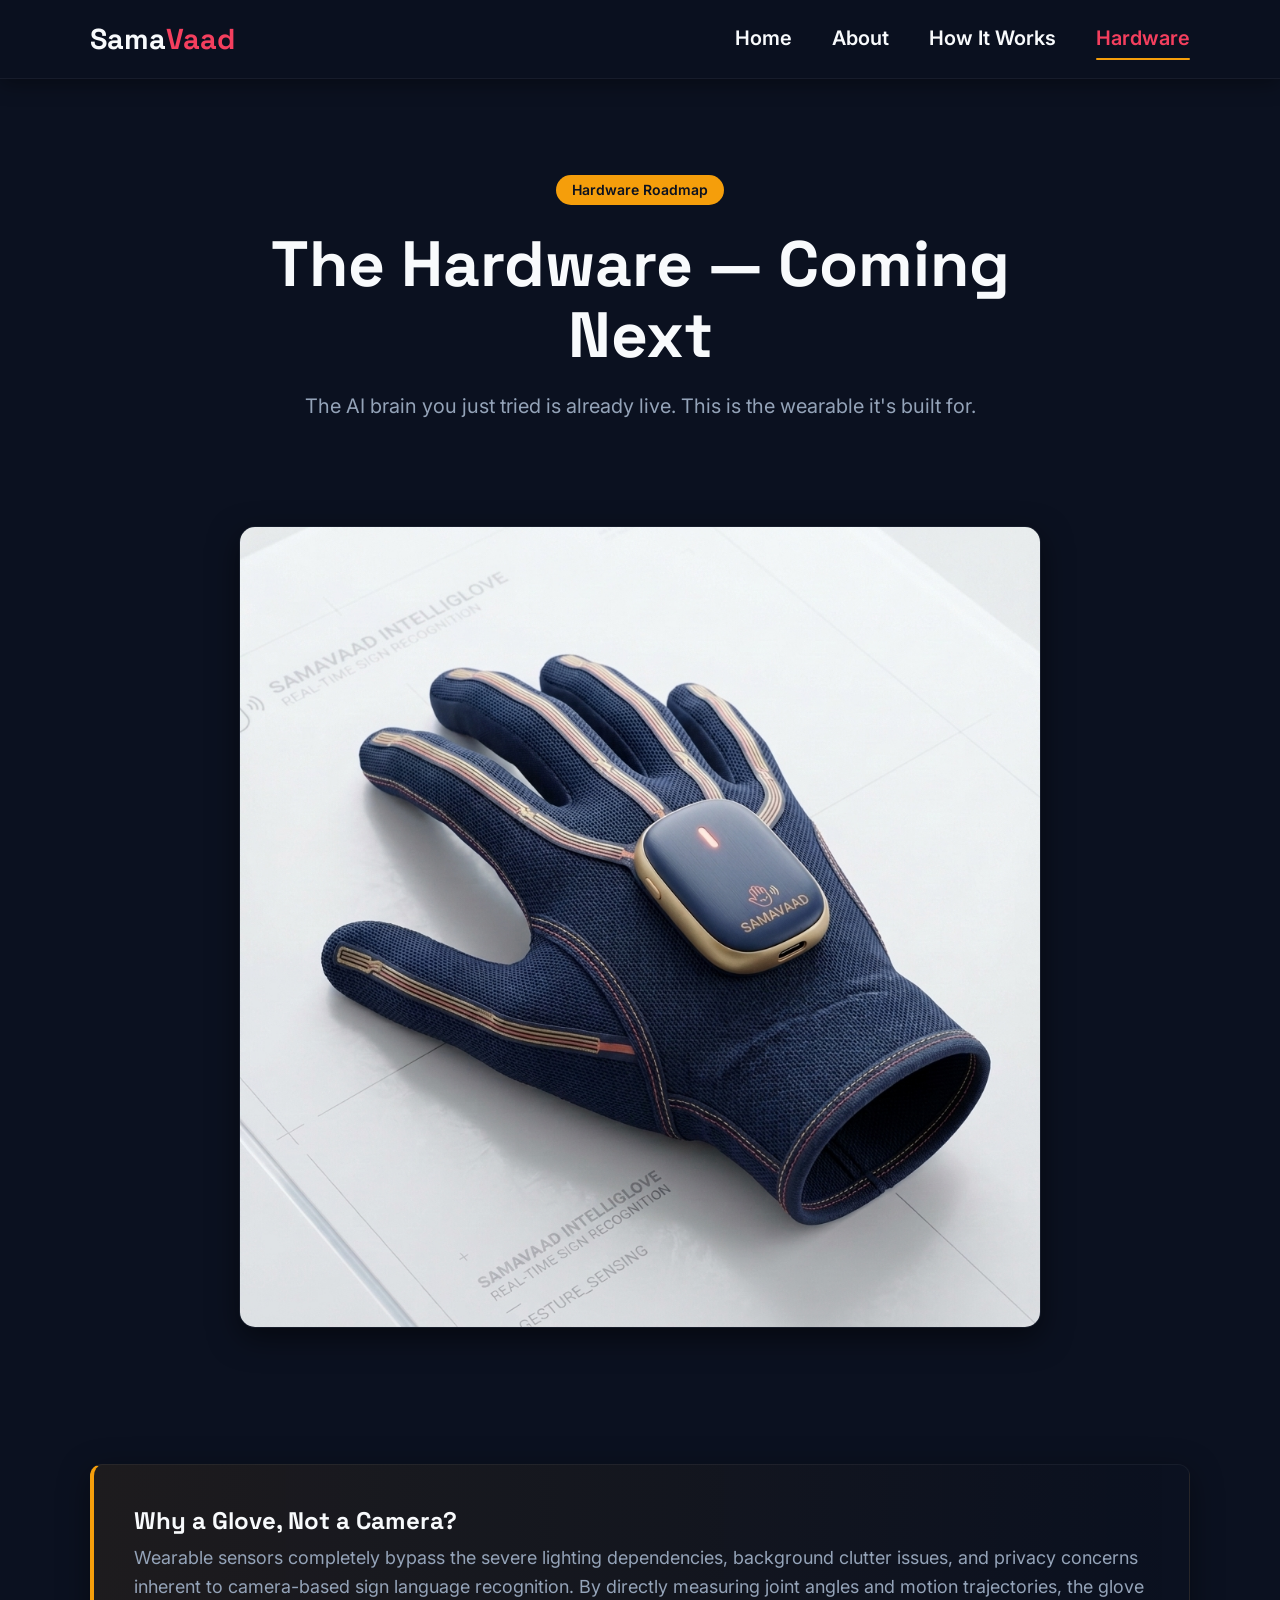
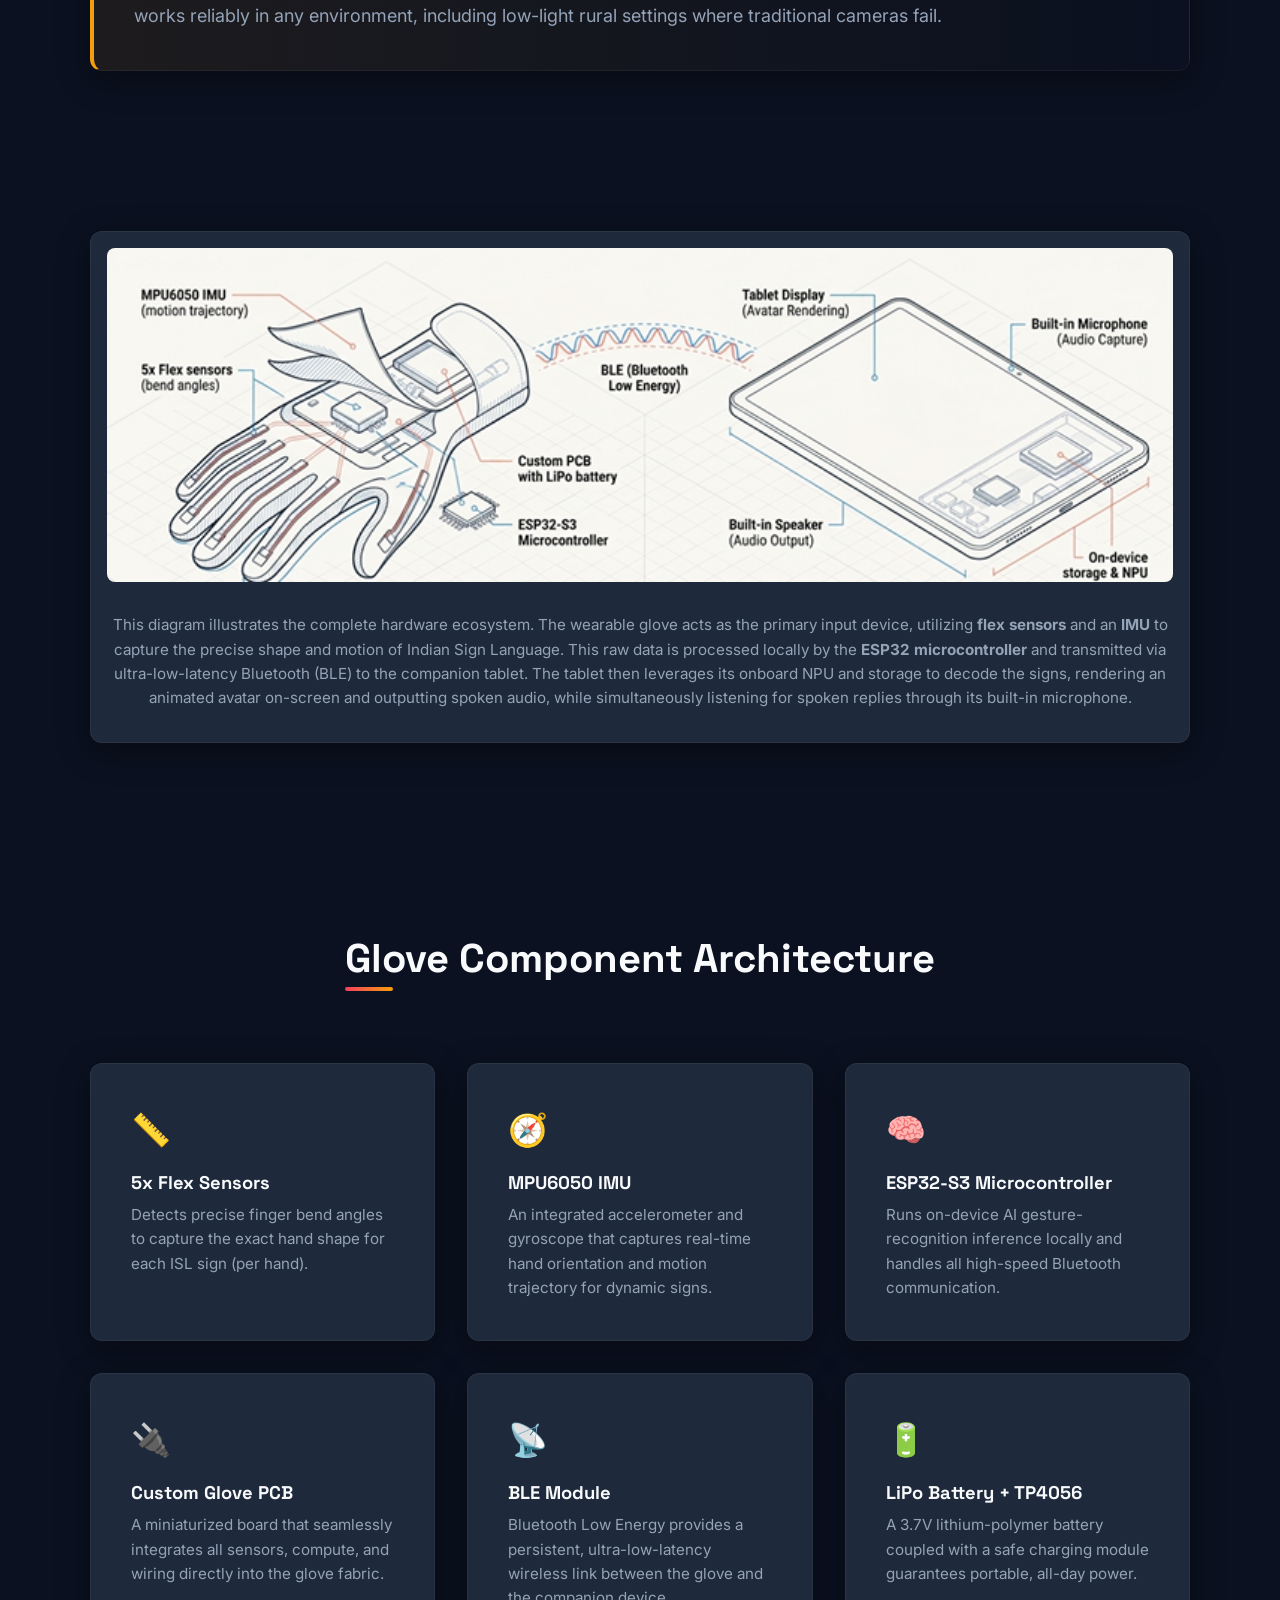
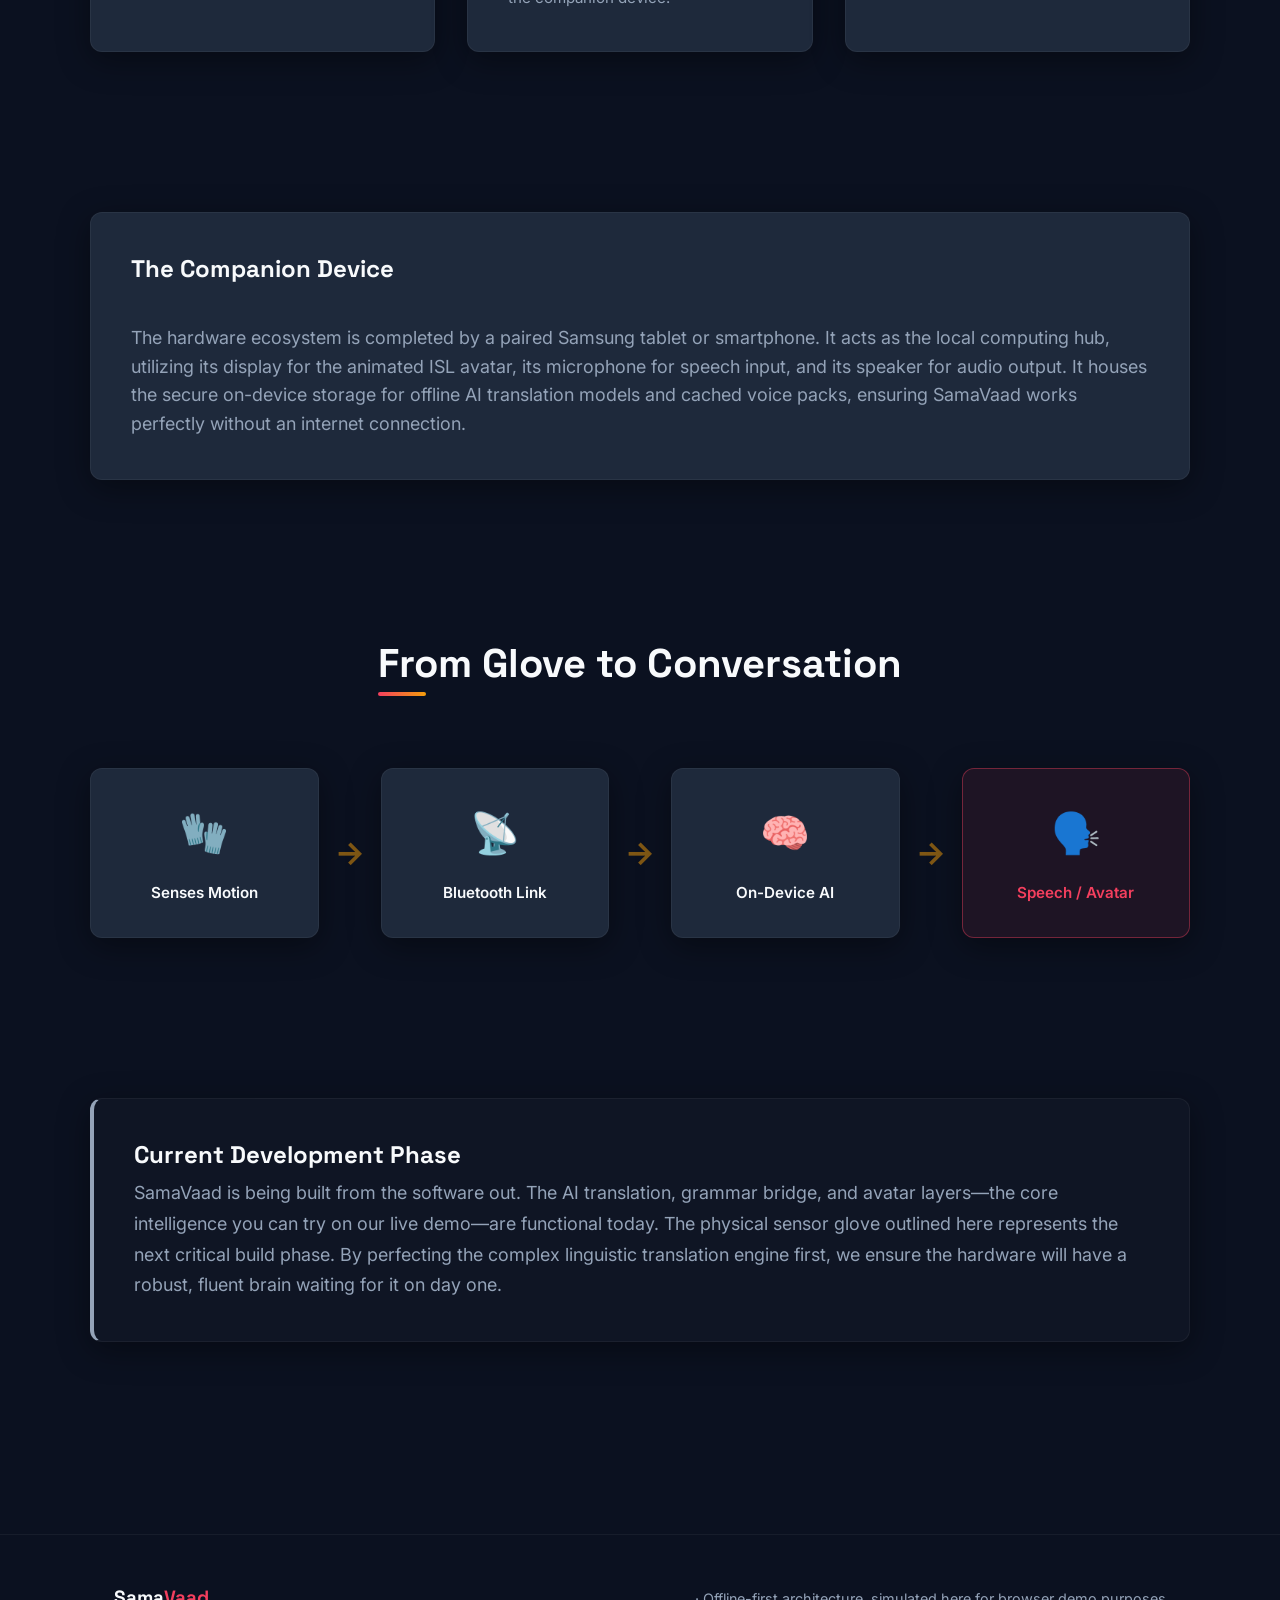
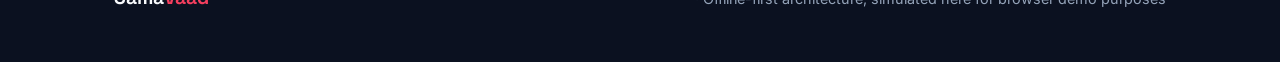
<file: hardware.html>
<!DOCTYPE html>
<html lang="en">
<head>
    <meta charset="UTF-8">
    <meta name="viewport" content="width=device-width, initial-scale=1.0">
    
    <link rel="stylesheet" href="style.css">
    <link rel="preconnect" href="https://fonts.googleapis.com">
    <link rel="preconnect" href="https://fonts.gstatic.com" crossorigin>
    <link href="https://fonts.googleapis.com/css2?family=Inter:wght@400;500;600&family=Space+Grotesk:wght@500;700&display=swap" rel="stylesheet">

    <title>SamaVaad &mdash; Hardware | The Wearable Device</title>
    <meta name="description" content="SamaVaad is an offline-first AI communication bridge seamlessly translating between Indian Sign Language and regional spoken languages in real time.">
    <link rel="icon" href="data:image/svg+xml,<svg xmlns=%22http://www.w3.org/2000/svg%22 viewBox=%220 0 100 100%22><text y=%22.9em%22 font-size=%2290%22>🤟</text></svg>">
</head>
<body>
    <nav class="navbar">
        <div class="nav-container">
            <a href="index.html" class="nav-logo serif">Sama<span class="vaad">Vaad</span></a>
            <button class="menu-toggle" aria-label="Toggle menu" onclick="this.classList.toggle('open'); document.getElementById('navMenu').classList.toggle('open');">
                <span></span>
                <span></span>
                <span></span>
            </button>
            <div id="navMenu" class="nav-links">
                <a href="index.html" class="">Home</a>
                <a href="about.html" class="">About</a>
                <a href="how-it-works.html" class="">How It Works</a>
                <a href="hardware.html" class="active">Hardware</a>
            </div>
        </div>
    </nav>

    <main>
        <!-- Hero Area -->
        <header class="section" style="text-align: center; padding: 6rem 1.5rem 4rem;">
            <div class="container">
                <span class="pill pill-gold" style="margin-bottom: 1.5rem;">Hardware Roadmap</span>
                <h1 class="text-hero animate-on-scroll">The Hardware &mdash; Coming Next</h1>
                <p class="subtitle" style="margin-inline: auto;">The AI brain you just tried is already live. This is the wearable it's built for.</p>
            </div>
        </header>

        
        <!-- Smart Glove Render -->
        <section class="section container" style="padding-top: 0;">
            <div class="animate-on-scroll" style="text-align: center; margin-bottom: 3rem;">
                <img src="images/smart_glove_render.jpg" alt="3D Render of SamaVaad Smart Glove" style="width: 100%; max-width: 800px; height: auto; border-radius: 16px; box-shadow: 0 10px 30px rgba(0,0,0,0.5); border: 1px solid rgba(255,255,255,0.05);">
            </div>
        </section>

        <!-- Why a Glove, Not a Camera -->
        <section class="section container" style="padding-top: 0;">
            <div class="card animate-on-scroll" style="border-left: 4px solid var(--gold-500); background: linear-gradient(90deg, rgba(245, 158, 11, 0.08) 0%, rgba(30, 41, 59, 0) 100%);">
                <h3 class="text-h3" style="margin-bottom: 0.5rem;">Why a Glove, Not a Camera?</h3>
                <p class="text-body" style="color: var(--text-muted); margin: 0;">Wearable sensors completely bypass the severe lighting dependencies, background clutter issues, and privacy concerns inherent to camera-based sign language recognition. By directly measuring joint angles and motion trajectories, the glove works reliably in any environment, including low-light rural settings where traditional cameras fail.</p>
            </div>
        </section>

        
        <!-- System Architecture Image -->
        <section class="section container">
            <div class="card animate-on-scroll" style="padding: 1rem; margin-bottom: 2rem;">
                <img src="images/system_architecture.png" alt="SamaVaad Glove Architecture Diagram" style="width: 100%; height: auto; border-radius: 8px;">
                <p class="text-body" style="color: var(--text-muted); margin-top: 1.5rem; text-align: center; font-size: 0.95rem;">
                    This diagram illustrates the complete hardware ecosystem. The wearable glove acts as the primary input device, utilizing <strong>flex sensors</strong> and an <strong>IMU</strong> to capture the precise shape and motion of Indian Sign Language. This raw data is processed locally by the <strong>ESP32 microcontroller</strong> and transmitted via ultra-low-latency Bluetooth (BLE) to the companion tablet. The tablet then leverages its onboard NPU and storage to decode the signs, rendering an animated avatar on-screen and outputting spoken audio, while simultaneously listening for spoken replies through its built-in microphone.
                </p>
            </div>
        </section>

        <!-- Glove Component Architecture -->
        <section class="section container">
            <div style="text-align: center; margin-bottom: 3rem;">
                <h2 class="text-h2 heading-accent animate-on-scroll">Glove Component Architecture</h2>
            </div>
            <div style="display: grid; grid-template-columns: repeat(auto-fit, minmax(min(100%, 280px), 1fr)); gap: 2rem;">
                
                <div class="card animate-on-scroll">
                    <div style="font-size: 2rem; margin-bottom: 1rem;">📏</div>
                    <h4 class="text-h3" style="font-size: 1.15rem; margin-bottom: 0.5rem;">5x Flex Sensors</h4>
                    <p class="text-body" style="color: var(--text-muted); font-size: 0.95rem; margin: 0;">Detects precise finger bend angles to capture the exact hand shape for each ISL sign (per hand).</p>
                </div>
                
                <div class="card animate-on-scroll">
                    <div style="font-size: 2rem; margin-bottom: 1rem;">🧭</div>
                    <h4 class="text-h3" style="font-size: 1.15rem; margin-bottom: 0.5rem;">MPU6050 IMU</h4>
                    <p class="text-body" style="color: var(--text-muted); font-size: 0.95rem; margin: 0;">An integrated accelerometer and gyroscope that captures real-time hand orientation and motion trajectory for dynamic signs.</p>
                </div>
                
                <div class="card animate-on-scroll">
                    <div style="font-size: 2rem; margin-bottom: 1rem;">🧠</div>
                    <h4 class="text-h3" style="font-size: 1.15rem; margin-bottom: 0.5rem;">ESP32-S3 Microcontroller</h4>
                    <p class="text-body" style="color: var(--text-muted); font-size: 0.95rem; margin: 0;">Runs on-device AI gesture-recognition inference locally and handles all high-speed Bluetooth communication.</p>
                </div>
                
                <div class="card animate-on-scroll">
                    <div style="font-size: 2rem; margin-bottom: 1rem;">🔌</div>
                    <h4 class="text-h3" style="font-size: 1.15rem; margin-bottom: 0.5rem;">Custom Glove PCB</h4>
                    <p class="text-body" style="color: var(--text-muted); font-size: 0.95rem; margin: 0;">A miniaturized board that seamlessly integrates all sensors, compute, and wiring directly into the glove fabric.</p>
                </div>
                
                <div class="card animate-on-scroll">
                    <div style="font-size: 2rem; margin-bottom: 1rem;">📡</div>
                    <h4 class="text-h3" style="font-size: 1.15rem; margin-bottom: 0.5rem;">BLE Module</h4>
                    <p class="text-body" style="color: var(--text-muted); font-size: 0.95rem; margin: 0;">Bluetooth Low Energy provides a persistent, ultra-low-latency wireless link between the glove and the companion device.</p>
                </div>
                
                <div class="card animate-on-scroll">
                    <div style="font-size: 2rem; margin-bottom: 1rem;">🔋</div>
                    <h4 class="text-h3" style="font-size: 1.15rem; margin-bottom: 0.5rem;">LiPo Battery + TP4056</h4>
                    <p class="text-body" style="color: var(--text-muted); font-size: 0.95rem; margin: 0;">A 3.7V lithium-polymer battery coupled with a safe charging module guarantees portable, all-day power.</p>
                </div>

            </div>
        </section>

        <!-- Companion Device Section -->
        <section class="section container">
            <div class="card animate-on-scroll" style="display: flex; flex-direction: column; gap: 1rem;">
                <h3 class="text-h3">The Companion Device</h3>
                <p class="text-body" style="color: var(--text-muted); margin: 0;">The hardware ecosystem is completed by a paired Samsung tablet or smartphone. It acts as the local computing hub, utilizing its display for the animated ISL avatar, its microphone for speech input, and its speaker for audio output. It houses the secure on-device storage for offline AI translation models and cached voice packs, ensuring SamaVaad works perfectly without an internet connection.</p>
            </div>
        </section>

        <!-- Flow Diagram -->
        <section class="section container">
            <div style="text-align: center; margin-bottom: 3rem;">
                <h2 class="text-h2 heading-accent animate-on-scroll">From Glove to Conversation</h2>
            </div>
            <div style="display: flex; justify-content: space-between; flex-wrap: wrap; gap: 1rem; width: 100%; margin: 0 auto;">
                
                <div class="card animate-on-scroll" style="flex: 1; min-width: 130px; text-align: center; padding: 2rem 1rem;">
                    <div style="font-size: 2.5rem; margin-bottom: 1rem;">🧤</div>
                    <div style="font-size: 0.95rem; font-weight: 600; color: var(--text-primary);">Senses Motion</div>
                </div>
                
                <div style="display: flex; align-items: center; justify-content: center; color: var(--gold-500); font-size: 2rem; font-weight: 700; opacity: 0.5;">&rarr;</div>
                
                <div class="card animate-on-scroll" style="flex: 1; min-width: 130px; text-align: center; padding: 2rem 1rem;">
                    <div style="font-size: 2.5rem; margin-bottom: 1rem;">📡</div>
                    <div style="font-size: 0.95rem; font-weight: 600; color: var(--text-primary);">Bluetooth Link</div>
                </div>
                
                <div style="display: flex; align-items: center; justify-content: center; color: var(--gold-500); font-size: 2rem; font-weight: 700; opacity: 0.5;">&rarr;</div>
                
                <div class="card animate-on-scroll" style="flex: 1; min-width: 130px; text-align: center; padding: 2rem 1rem;">
                    <div style="font-size: 2.5rem; margin-bottom: 1rem;">🧠</div>
                    <div style="font-size: 0.95rem; font-weight: 600; color: var(--text-primary);">On-Device AI</div>
                </div>
                
                <div style="display: flex; align-items: center; justify-content: center; color: var(--gold-500); font-size: 2rem; font-weight: 700; opacity: 0.5;">&rarr;</div>
                
                <div class="card animate-on-scroll" style="flex: 1; min-width: 130px; text-align: center; padding: 2rem 1rem; border-color: rgba(244, 63, 94, 0.4); background: rgba(244, 63, 94, 0.08);">
                    <div style="font-size: 2.5rem; margin-bottom: 1rem;">🗣️</div>
                    <div style="font-size: 0.95rem; font-weight: 600; color: var(--coral-500);">Speech / Avatar</div>
                </div>
                
            </div>
        </section>

        <!-- Development Status Callout -->
        <section class="section container" style="padding-bottom: 8rem;">
            <div class="card animate-on-scroll" style="border-left: 4px solid var(--text-muted); background: rgba(255, 255, 255, 0.02);">
                <h3 class="text-h3" style="margin-bottom: 0.5rem; color: var(--text-primary);">Current Development Phase</h3>
                <p class="text-body" style="color: var(--text-muted); margin: 0; line-height: 1.7;">SamaVaad is being built from the software out. The AI translation, grammar bridge, and avatar layers&mdash;the core intelligence you can try on our live demo&mdash;are functional today. The physical sensor glove outlined here represents the next critical build phase. By perfecting the complex linguistic translation engine first, we ensure the hardware will have a robust, fluent brain waiting for it on day one.</p>
            </div>
        </section>
    </main>

    <footer class="site-footer">
        <div class="container footer-container">
            <div class="footer-logo serif">Sama<span class="vaad">Vaad</span></div>
            <div class="footer-text">&middot; Offline-first architecture, simulated here for browser demo purposes</div>
        </div>
    </footer>
    <script src="global.js"></script>
</body>
</html>
</file>
<file: style.css>
@import url('https://fonts.googleapis.com/css2?family=Inter:wght@400;500;600&family=Space+Grotesk:wght@500;700&display=swap');

:root {
  /* Color Tokens */
  --navy-950: #0B1120;
  --navy-800: #1E293B;
  --gold-500: #F59E0B;
  --coral-500: #F43F5E;
  --text-primary: #F8FAFC;
  --text-muted: #94A3B8;

  /* Legacy aliases to avoid breaking old CSS completely while transitioning */
  --ink: var(--navy-950);
  --paper: var(--text-primary);
  --white: #FFFFFF;
  --gold: var(--gold-500);
  --coral: var(--coral-500);
  --thread-blue: var(--text-muted);

  --max-width: 1100px;
  --radius: 12px;
}

/* Base Reset & Typography */
body {
  margin: 0;
  padding: 0;
  background-color: var(--navy-950);
  color: var(--text-primary);
  font-family: 'Inter', sans-serif;
  line-height: 1.6;
  font-size: 16px;
  display: flex;
  flex-direction: column;
  min-height: 100vh;
}

h1, h2, h3, h4, h5, h6, .serif, .title, .section-title {
  font-family: 'Space Grotesk', sans-serif;
  font-weight: 700;
  color: var(--text-primary);
  margin-top: 0;
}

.text-hero { font-size: clamp(3rem, 5vw, 4rem); line-height: 1.1; margin-bottom: 1rem; }
.text-h2 { font-size: clamp(2rem, 4vw, 2.5rem); line-height: 1.2; }
.text-h3 { font-size: clamp(1.375rem, 3vw, 1.5rem); line-height: 1.3; }
.text-body { font-size: 1.125rem; }

/* Layout & Spacing */
.container {
  max-width: var(--max-width);
  margin: 0 auto;
  padding: 0 1.5rem;
  width: 100%;
  box-sizing: border-box;
}

.section {
  padding: 5rem 0; /* 80px desktop */
}
@media (max-width: 640px) {
  .section { padding: 3rem 0; /* 48px mobile */ }
}

/* Reusable Components */
.card {
  background-color: var(--navy-800);
  border: 1px solid rgba(255, 255, 255, 0.05);
  border-radius: var(--radius);
  box-shadow: 0 8px 32px rgba(0, 0, 0, 0.4);
  padding: 2.5rem;
  box-sizing: border-box;
}

.pill, .tag, .badge {
  display: inline-flex;
  align-items: center;
  justify-content: center;
  background-color: rgba(255, 255, 255, 0.1);
  color: var(--text-primary);
  padding: 0.25rem 1rem;
  border-radius: 999px;
  font-size: 0.875rem;
  font-weight: 600;
  font-family: 'Inter', sans-serif;
}
.pill-coral, .coral-badge { background-color: var(--coral-500); color: white; }
.pill-gold, .gold-badge { background-color: var(--gold-500); color: var(--navy-950); }

.heading-accent {
  position: relative;
  display: inline-block;
  margin-bottom: 2rem;
}
.heading-accent::after {
  content: '';
  position: absolute;
  left: 0;
  bottom: -0.5rem;
  width: 3rem;
  height: 4px;
  background: linear-gradient(90deg, var(--coral-500), var(--gold-500));
  border-radius: 2px;
}

/* Buttons */
.btn, .primary-btn, .secondary-btn, .tab-btn {
  display: inline-flex;
  align-items: center;
  justify-content: center;
  padding: 0.75rem 1.5rem;
  border-radius: 0.5rem;
  font-weight: 600;
  font-family: 'Inter', sans-serif;
  font-size: 1rem;
  cursor: pointer;
  transition: all 0.2s ease;
  border: none;
  text-decoration: none;
}
.btn-primary, .primary-btn {
  background: linear-gradient(135deg, var(--coral-500), var(--gold-500));
  color: white;
  box-shadow: 0 4px 15px rgba(244, 63, 94, 0.3);
}
.btn-primary:hover, .primary-btn:not(:disabled):hover {
  transform: translateY(-2px);
  box-shadow: 0 6px 20px rgba(244, 63, 94, 0.4);
}
.btn-primary:disabled, .primary-btn:disabled {
  opacity: 0.5;
  cursor: not-allowed;
  transform: none;
  box-shadow: none;
}
.btn-secondary, .secondary-btn {
  background: transparent;
  border: 1px solid var(--text-muted);
  color: var(--text-primary);
}
.btn-secondary:hover, .secondary-btn:hover {
  border-color: var(--text-primary);
  background: rgba(255,255,255,0.05);
}

/* Navbar Updates */
.navbar {
  width: 100%;
  background-color: rgba(11, 17, 32, 0.85); /* navy-950 */
  border-bottom: 1px solid rgba(255, 255, 255, 0.05);
  position: sticky;
  top: 0;
  z-index: 100;
  backdrop-filter: blur(12px);
  box-shadow: 0 4px 20px rgba(0, 0, 0, 0.4);
}
.nav-container {
  max-width: var(--max-width);
  margin: 0 auto;
  padding: 1rem 1.5rem;
  display: flex;
  justify-content: space-between;
  align-items: center;
}
.nav-logo { font-size: 1.8rem; color: var(--text-primary); font-weight: 700; text-decoration: none; }
.nav-logo .vaad { color: var(--coral-500); }
.nav-links { display: flex; gap: 2.5rem; align-items: center; }
.nav-links a {
  color: var(--text-primary);
  text-decoration: none;
  font-size: 1.25rem;
  font-weight: 600;
  transition: color 0.2s;
}
.nav-links a:hover { color: var(--gold-500); }

/* Hero / Header */
header {
  text-align: center;
  padding: 6rem 1.5rem 4rem;
  max-width: 900px;
  margin: 0 auto;
}
.subtitle {
  font-size: 1.25rem;
  color: var(--text-muted);
  margin-bottom: 2.5rem;
  max-width: 700px;
  margin-inline: auto;
}
.flow-row {
  display: inline-flex;
  flex-wrap: wrap;
  justify-content: center;
  align-items: center;
  gap: 0.75rem;
  background: var(--navy-800);
  padding: 0.75rem 1.5rem;
  border-radius: 999px;
  border: 1px solid rgba(255,255,255,0.05);
  color: var(--text-primary);
  font-weight: 500;
}
.flow-row .arrow { color: var(--gold-500); }

/* Tab Nav */
.tab-nav {
  display: flex;
  flex-wrap: wrap;
  justify-content: center;
  gap: 0.5rem;
  background: rgba(255, 255, 255, 0.03);
  padding: 0.5rem;
  border-radius: 999px;
  margin: 0 auto 3rem;
  max-width: fit-content;
  border: 1px solid rgba(255,255,255,0.05);
}
.tab-btn {
  background: transparent;
  color: var(--text-muted);
  border-radius: 999px;
}
.tab-btn:hover { background: rgba(255,255,255,0.05); color: var(--text-primary); }
.tab-btn.active { background: var(--text-primary); color: var(--navy-950); font-weight: 700; }

/* Main Panels */
main {
  flex: 1;
  width: 100%;
  padding-bottom: 4rem;
}
.panel {
  display: none;
  opacity: 0;
  transform: translateY(10px);
}
.panel.active {
  display: block;
  animation: fadeUp 0.4s ease forwards;
}
@keyframes fadeUp {
  to { opacity: 1; transform: translateY(0); }
}

/* App Specific overrides inside panels */
.panel-header {
  display: flex;
  align-items: center;
  gap: 1rem;
  margin-bottom: 0.5rem;
}
.panel-header h2 { margin: 0; }
.panel-subtitle { color: var(--text-muted); margin-bottom: 2.5rem; }

/* Grid / Translation areas */
.sign-grid {
  display: grid;
  grid-template-columns: repeat(auto-fill, minmax(110px, 1fr));
  gap: 1rem;
  margin-bottom: 2.5rem;
}
.sign-btn {
  background: rgba(255,255,255,0.03);
  border: 1px solid rgba(255,255,255,0.1);
  border-radius: 0.75rem;
  padding: 1.25rem 1rem;
  color: var(--text-primary);
  display: flex;
  flex-direction: column;
  align-items: center;
  gap: 0.5rem;
  cursor: pointer;
  transition: all 0.2s;
  font-family: 'Inter', sans-serif;
}
.sign-btn:hover { background: rgba(255,255,255,0.08); transform: translateY(-2px); }
.sign-btn.selected {
  background: var(--coral-500);
  border-color: var(--coral-500);
}
.sign-label { font-weight: 700; font-size: 0.95rem; text-transform: uppercase; letter-spacing: 0.05em; }
.sign-sub { font-size: 0.75rem; opacity: 0.7; }

.translation-area {
  background: rgba(0,0,0,0.2);
  border-radius: var(--radius);
  padding: 2rem;
  border: 1px solid rgba(255,255,255,0.05);
}
.seq-row { display: flex; flex-wrap: wrap; gap: 0.75rem; margin-bottom: 1.5rem; min-height: 2.5rem; }
.chip {
  background: var(--navy-950);
  padding: 0.5rem 1rem;
  border-radius: 999px;
  font-size: 0.875rem;
  font-weight: 500;
  border: 1px solid rgba(255,255,255,0.1);
}

.output-box {
  background: var(--navy-950);
  border: 1px solid rgba(255,255,255,0.1);
  border-radius: 0.75rem;
  padding: 1.5rem;
  margin-bottom: 1.5rem;
}
.hindi-out {
  font-family: 'Space Grotesk', sans-serif;
  font-size: 2rem;
  color: var(--gold-500);
  min-height: 2.5rem;
}
.hindi-sub { color: var(--text-muted); font-size: 0.95rem; }

.action-buttons { display: flex; gap: 1rem; }

/* Mic Section */
.mic-section {
  display: flex;
  flex-direction: column;
  align-items: center;
  gap: 1.5rem;
  margin-bottom: 2.5rem;
  background: rgba(0,0,0,0.2);
  padding: 3rem;
  border-radius: var(--radius);
  border: 1px dashed rgba(255,255,255,0.2);
}
.mic-btn {
  width: 5rem;
  height: 5rem;
  border-radius: 50%;
  background: var(--coral-500);
  color: white;
  border: none;
  font-size: 2rem;
  cursor: pointer;
  display: flex;
  align-items: center;
  justify-content: center;
  transition: all 0.3s ease;
  box-shadow: 0 4px 20px rgba(244, 63, 94, 0.4);
}
.mic-btn:hover { transform: scale(1.05); }
.mic-btn.listening { animation: pulse 1.5s infinite; }
@keyframes pulse {
  0% { box-shadow: 0 0 0 0 rgba(244, 63, 94, 0.7); }
  70% { box-shadow: 0 0 0 20px rgba(244, 63, 94, 0); }
  100% { box-shadow: 0 0 0 0 rgba(244, 63, 94, 0); }
}
.transcript-box { min-height: 3rem; font-size: 1.25rem; font-style: italic; color: var(--text-primary); text-align: center; width: 100%; }
.avatar-stage { display: flex; justify-content: center; flex-wrap: wrap; gap: 1.5rem; padding: 1rem 0; }
.stick-avatar svg { width: 96px; height: 120px; background: var(--navy-950); border-radius: 0.5rem; border: 1px solid rgba(255,255,255,0.1); }

/* Camera Section */
.cam-container { display: flex; flex-direction: column; align-items: center; gap: 1.5rem; }
.cam-frame {
  position: relative;
  width: 100%;
  max-width: 100%;
aspect-ratio: 4/3;
  background: var(--navy-950);
  border-radius: 1rem;
  overflow: hidden;
  border: 4px solid rgba(255,255,255,0.1);
  box-shadow: 0 10px 30px rgba(0,0,0,0.5);
}
.cam-frame video { width: 100%; height: 100%; object-fit: contain; transform: scaleX(-1); }
.output-canvas { position: absolute; top: 0; left: 0; width: 100%; height: 100%; object-fit: contain; pointer-events: none; transform: scaleX(-1); }
.cam-overlay { position: absolute; top: 50%; left: 50%; transform: translate(-50%, -50%); color: rgba(255,255,255,0.5); font-weight: 700; text-transform: uppercase; letter-spacing: 0.1em; pointer-events: none; }
.scan-line { position: absolute; top: 0; left: 0; width: 100%; height: 4px; background: var(--gold-500); box-shadow: 0 0 15px 5px rgba(245, 158, 11, 0.4); opacity: 0; pointer-events: none; }
.cam-frame.scanning .scan-line { opacity: 1; animation: scanAnim 1.4s linear; }




/* Nav Link Active & Underline */
.nav-links a {
  position: relative;
  padding-bottom: 2px;
}
.nav-links a::after {
  content: '';
  position: absolute;
  left: 0;
  bottom: -4px;
  width: 0;
  height: 2px;
  background: var(--gold-500);
  transition: width 0.3s ease;
  border-radius: 2px;
}
.nav-links a.active {
  color: var(--coral-500);
}
.nav-links a.active::after, .nav-links a:hover::after {
  width: 100%;
}

/* Mobile Menu Toggle */
.menu-toggle {
  display: none;
  flex-direction: column;
  gap: 5px;
  background: none;
  border: none;
  cursor: pointer;
  padding: 0.5rem;
}
.menu-toggle span {
  width: 24px;
  height: 2px;
  background: var(--text-primary);
  transition: 0.3s;
  border-radius: 2px;
}

/* Footer Restyling */
.site-footer {
  background-color: var(--navy-950);
  border-top: 1px solid rgba(255,255,255,0.05);
  padding: 3rem 0;
  margin-top: auto;
}
.footer-container {
  display: flex;
  justify-content: space-between;
  align-items: center;
  flex-wrap: wrap;
  gap: 1.5rem;
}
.footer-logo {
  font-family: 'Space Grotesk', sans-serif;
  font-weight: 700;
  font-size: 1.2rem;
  color: var(--text-primary);
}
.footer-logo .vaad { color: var(--coral-500); }
.footer-text {
  color: var(--text-muted);
  font-size: 0.9rem;
}

@media (max-width: 768px) {
  .menu-toggle { display: flex; }
  .nav-links {
    position: absolute;
    top: 100%;
    left: 0;
    width: 100%;
    background: rgba(11, 17, 32, 0.98);
    flex-direction: column;
    padding: 2rem 0;
    gap: 2rem;
    transform: translateY(-150%);
    opacity: 0;
    transition: all 0.4s ease;
    z-index: -1;
    border-bottom: 1px solid rgba(255,255,255,0.05);
    box-shadow: 0 10px 20px rgba(0,0,0,0.5);
  }
  .nav-links.open {
    transform: translateY(0);
    opacity: 1;
    z-index: 99;
  }
  .nav-links a::after { display: none; }
  
  .footer-container {
    flex-direction: column;
    text-align: center;
    justify-content: center;
  }
}


/* Global Layout Fixes */
html, body {
  overflow-x: hidden;
  width: 100%;
}

/* Scroll Animations */
.animate-on-scroll {
  opacity: 0;
  transform: translateY(20px);
  transition: opacity 0.4s ease-out, transform 0.4s ease-out;
}
.animate-on-scroll.visible {
  opacity: 1;
  transform: translateY(0);
}
</file>
